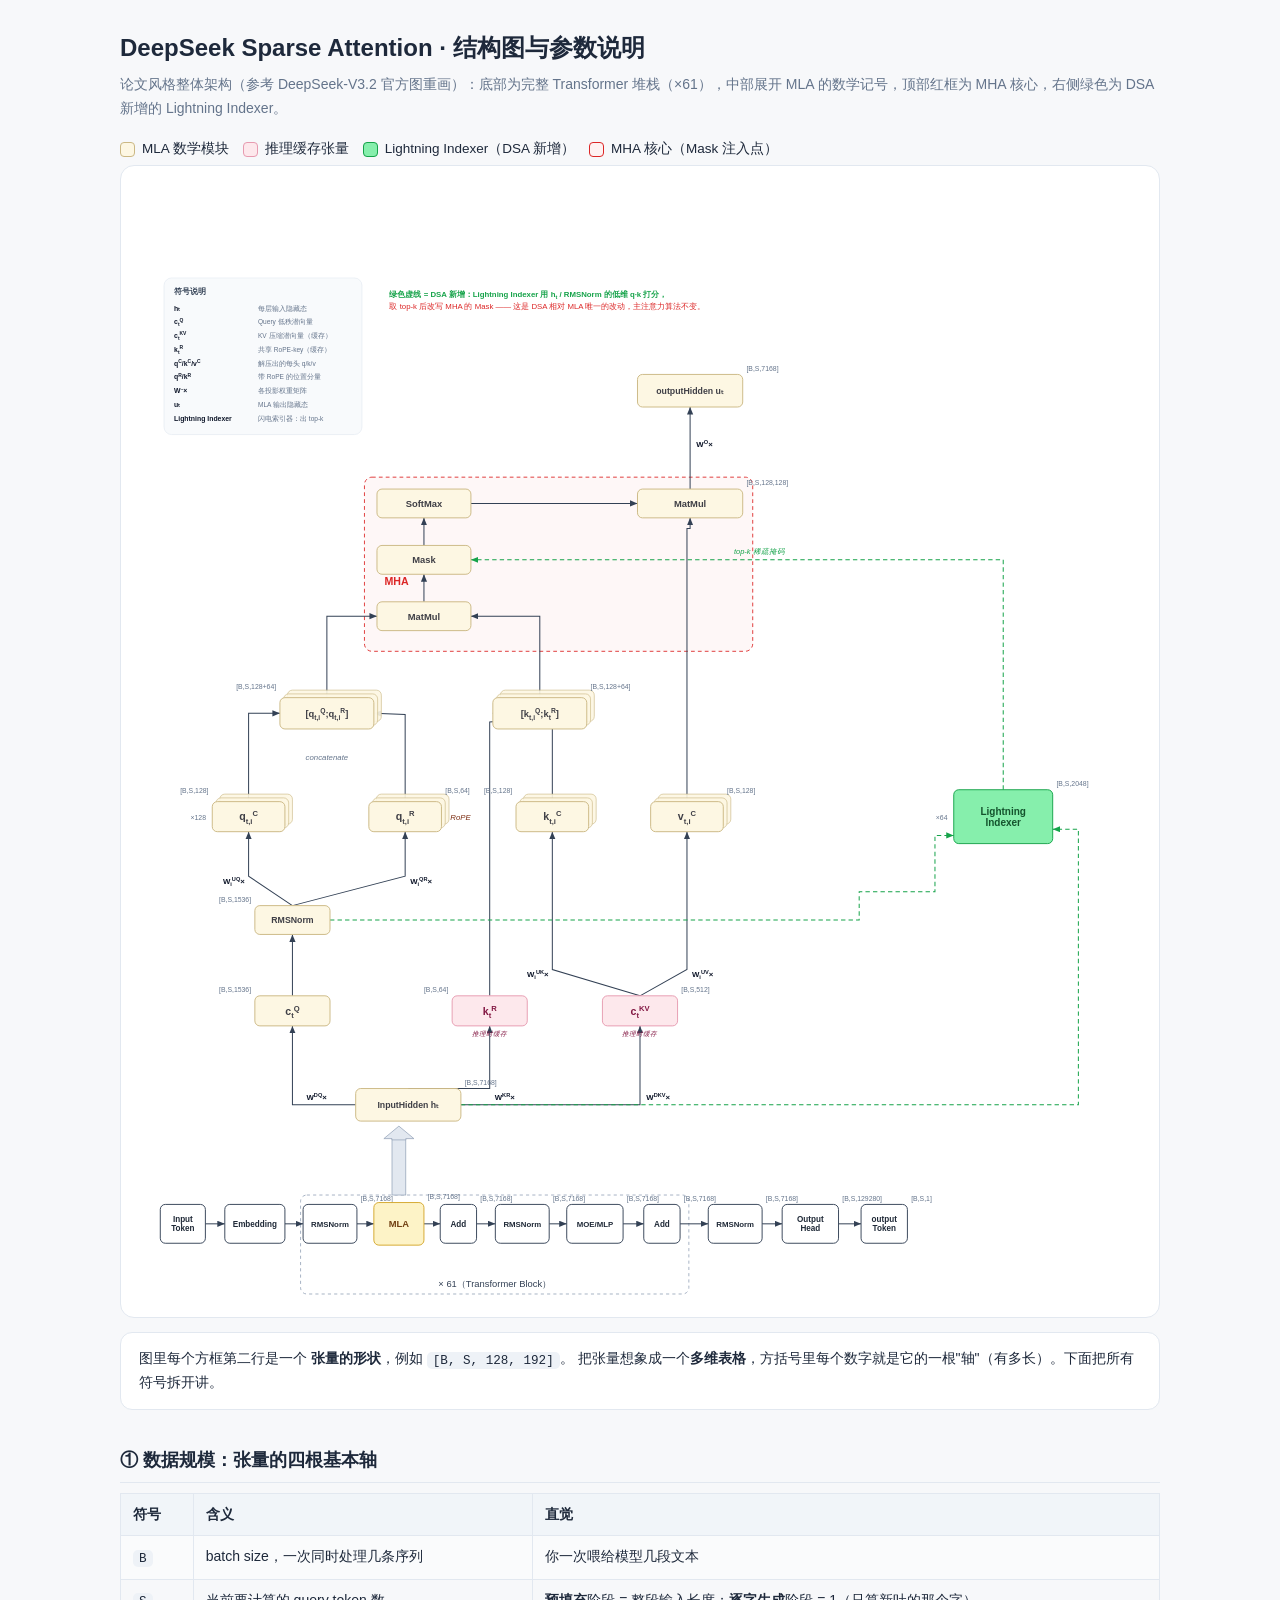
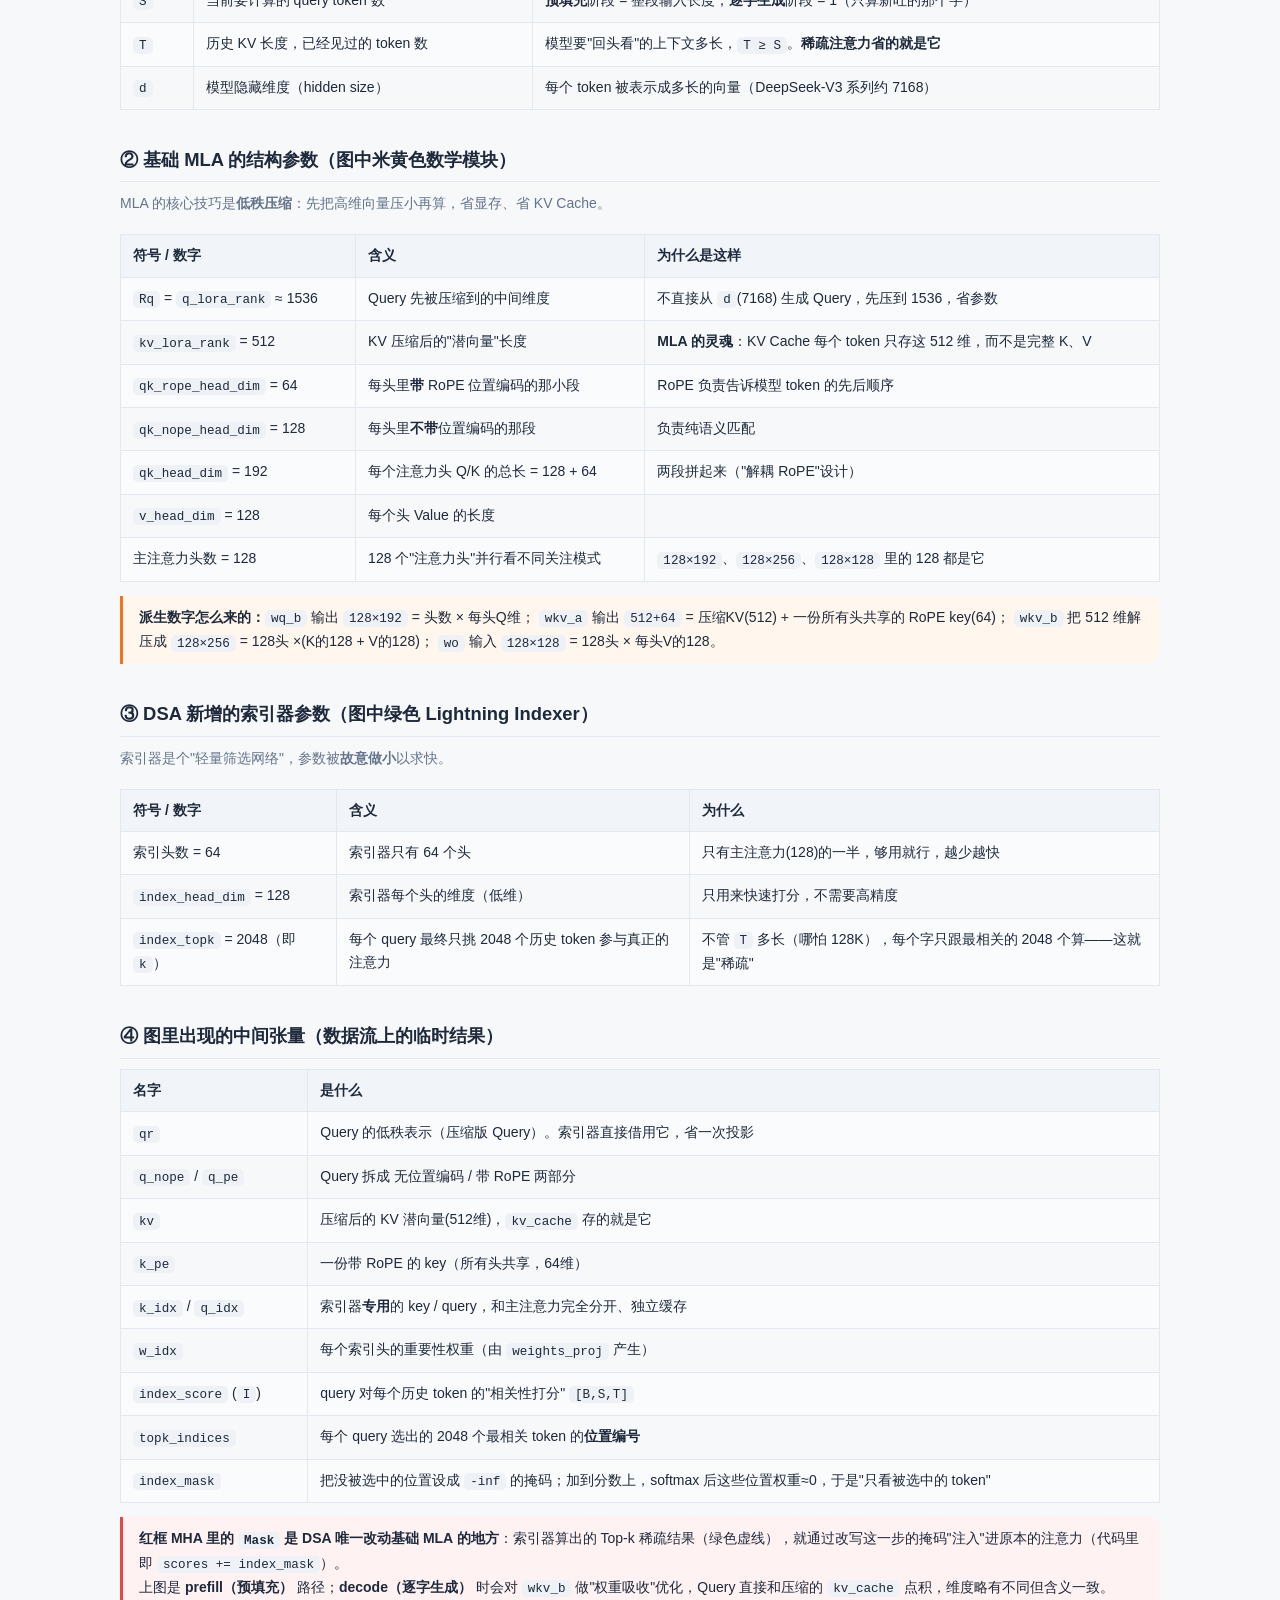
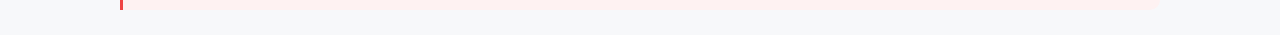
<file: modules/dsa/dsa_arch.html>
<!DOCTYPE html>
<html lang="zh-CN"><head><meta charset="UTF-8"/>
<meta name="viewport" content="width=device-width, initial-scale=1.0"/>
<title>DSA / MLA 结构图 + 参数说明</title>
<style>
  :root{--bg:#f7f8fa;--text:#1e293b;--muted:#64748b;--card:#fff;--border:#e2e8f0;
        --blue:#3b82f6;--blbg:#dbeafe;--orange:#f97316;--orbg:#ffedd5;--red:#ef4444;--rdbg:#fee2e2;}
  *{box-sizing:border-box}
  body{margin:0;background:var(--bg);color:var(--text);
       font-family:-apple-system,"PingFang SC","Microsoft YaHei","Segoe UI",Roboto,sans-serif;
       line-height:1.7;padding:28px}
  .wrap{max-width:1040px;margin:0 auto}
  h1{font-size:1.5rem;margin:0 0 4px}
  h2{font-size:1.15rem;margin:34px 0 10px;padding-bottom:6px;border-bottom:1px solid var(--border)}
  p.sub{color:var(--muted);margin:0 0 18px;font-size:14px}
  .card{background:var(--card);border:1px solid var(--border);border-radius:14px;padding:18px;overflow-x:auto;margin-bottom:8px}
  .card svg{max-width:100%;height:auto;display:block;margin:0 auto}
  .chips{display:flex;flex-wrap:wrap;gap:14px;margin:10px 0 4px;font-size:13.5px}
  .chip{display:inline-flex;align-items:center;gap:7px}
  .sw{width:15px;height:15px;border-radius:4px;border:1.5px solid}
  table{width:100%;border-collapse:collapse;margin:10px 0 6px;font-size:14px}
  th,td{border:1px solid var(--border);padding:9px 12px;text-align:left;vertical-align:top}
  th{background:#f1f5f9;font-weight:600}
  tr:nth-child(even) td{background:#fafbfc}
  code{background:#eef2f7;padding:1.5px 6px;border-radius:5px;font-family:"JetBrains Mono",Menlo,Consolas,monospace;font-size:.9em}
  .note{border-left:3px solid var(--orange);background:#fff7ed;border-radius:0 10px 10px 0;padding:10px 16px;margin:14px 0;font-size:14px}
  .note.red{border-color:var(--red);background:#fef2f2}
  .intro{background:var(--card);border:1px solid var(--border);border-radius:12px;padding:14px 18px;margin:14px 0;font-size:14px}
</style></head>
<body><div class="wrap">
<h1>DeepSeek Sparse Attention · 结构图与参数说明</h1>
<p class="sub">论文风格整体架构（参考 DeepSeek-V3.2 官方图重画）：底部为完整 Transformer 堆栈（×61），中部展开 MLA 的数学记号，顶部红框为 MHA 核心，右侧绿色为 DSA 新增的 Lightning Indexer。</p>
<div class="chips">
  <span class="chip"><span class="sw" style="background:#fdf7e3;border-color:#cbb884"></span>MLA 数学模块</span>
  <span class="chip"><span class="sw" style="background:#fde8ec;border-color:#e79bb0"></span>推理缓存张量</span>
  <span class="chip"><span class="sw" style="background:#86efac;border-color:#16a34a"></span>Lightning Indexer（DSA 新增）</span>
  <span class="chip"><span class="sw" style="background:#fef2f2;border-color:#dc2626"></span>MHA 核心（Mask 注入点）</span>
</div>
<div class="card">
<img src="dsa_arch.svg" alt="DeepSeek-V3.2 DSA 论文风格架构图" style="width:100%;height:auto;display:block;margin:0 auto"/>
</div>

<div class="intro">
图里每个方框第二行是一个 <b>张量的形状</b>，例如 <code>[B, S, 128, 192]</code>。
把张量想象成一个<b>多维表格</b>，方括号里每个数字就是它的一根"轴"（有多长）。下面把所有符号拆开讲。
</div>

<h2>① 数据规模：张量的四根基本轴</h2>
<table>
<tr><th>符号</th><th>含义</th><th>直觉</th></tr>
<tr><td><code>B</code></td><td>batch size，一次同时处理几条序列</td><td>你一次喂给模型几段文本</td></tr>
<tr><td><code>S</code></td><td>当前要计算的 query token 数</td><td><b>预填充</b>阶段 = 整段输入长度；<b>逐字生成</b>阶段 = 1（只算新吐的那个字）</td></tr>
<tr><td><code>T</code></td><td>历史 KV 长度，已经见过的 token 数</td><td>模型要"回头看"的上下文多长，<code>T ≥ S</code>。<b>稀疏注意力省的就是它</b></td></tr>
<tr><td><code>d</code></td><td>模型隐藏维度（hidden size）</td><td>每个 token 被表示成多长的向量（DeepSeek-V3 系列约 7168）</td></tr>
</table>

<h2>② 基础 MLA 的结构参数（图中米黄色数学模块）</h2>
<p class="sub">MLA 的核心技巧是<b>低秩压缩</b>：先把高维向量压小再算，省显存、省 KV Cache。</p>
<table>
<tr><th>符号 / 数字</th><th>含义</th><th>为什么是这样</th></tr>
<tr><td><code>Rq</code> = <code>q_lora_rank</code> ≈ 1536</td><td>Query 先被压缩到的中间维度</td><td>不直接从 <code>d</code>(7168) 生成 Query，先压到 1536，省参数</td></tr>
<tr><td><code>kv_lora_rank</code> = 512</td><td>KV 压缩后的"潜向量"长度</td><td><b>MLA 的灵魂</b>：KV Cache 每个 token 只存这 512 维，而不是完整 K、V</td></tr>
<tr><td><code>qk_rope_head_dim</code> = 64</td><td>每头里<b>带</b> RoPE 位置编码的那小段</td><td>RoPE 负责告诉模型 token 的先后顺序</td></tr>
<tr><td><code>qk_nope_head_dim</code> = 128</td><td>每头里<b>不带</b>位置编码的那段</td><td>负责纯语义匹配</td></tr>
<tr><td><code>qk_head_dim</code> = 192</td><td>每个注意力头 Q/K 的总长 = 128 + 64</td><td>两段拼起来（"解耦 RoPE"设计）</td></tr>
<tr><td><code>v_head_dim</code> = 128</td><td>每个头 Value 的长度</td><td></td></tr>
<tr><td>主注意力头数 = 128</td><td>128 个"注意力头"并行看不同关注模式</td><td><code>128×192</code>、<code>128×256</code>、<code>128×128</code> 里的 128 都是它</td></tr>
</table>
<div class="note">
<b>派生数字怎么来的：</b><code>wq_b</code> 输出 <code>128×192</code> = 头数 × 每头Q维；
<code>wkv_a</code> 输出 <code>512+64</code> = 压缩KV(512) + 一份所有头共享的 RoPE key(64)；
<code>wkv_b</code> 把 512 维解压成 <code>128×256</code> = 128头 ×(K的128 + V的128)；
<code>wo</code> 输入 <code>128×128</code> = 128头 × 每头V的128。
</div>

<h2>③ DSA 新增的索引器参数（图中绿色 Lightning Indexer）</h2>
<p class="sub">索引器是个"轻量筛选网络"，参数被<b>故意做小</b>以求快。</p>
<table>
<tr><th>符号 / 数字</th><th>含义</th><th>为什么</th></tr>
<tr><td>索引头数 = 64</td><td>索引器只有 64 个头</td><td>只有主注意力(128)的一半，够用就行，越少越快</td></tr>
<tr><td><code>index_head_dim</code> = 128</td><td>索引器每个头的维度（低维）</td><td>只用来快速打分，不需要高精度</td></tr>
<tr><td><code>index_topk</code> = 2048（即 <code>k</code>）</td><td>每个 query 最终只挑 2048 个历史 token 参与真正的注意力</td><td>不管 <code>T</code> 多长（哪怕 128K），每个字只跟最相关的 2048 个算——这就是"稀疏"</td></tr>
</table>

<h2>④ 图里出现的中间张量（数据流上的临时结果）</h2>
<table>
<tr><th>名字</th><th>是什么</th></tr>
<tr><td><code>qr</code></td><td>Query 的低秩表示（压缩版 Query）。索引器直接借用它，省一次投影</td></tr>
<tr><td><code>q_nope</code> / <code>q_pe</code></td><td>Query 拆成 无位置编码 / 带 RoPE 两部分</td></tr>
<tr><td><code>kv</code></td><td>压缩后的 KV 潜向量(512维)，<code>kv_cache</code> 存的就是它</td></tr>
<tr><td><code>k_pe</code></td><td>一份带 RoPE 的 key（所有头共享，64维）</td></tr>
<tr><td><code>k_idx</code> / <code>q_idx</code></td><td>索引器<b>专用</b>的 key / query，和主注意力完全分开、独立缓存</td></tr>
<tr><td><code>w_idx</code></td><td>每个索引头的重要性权重（由 <code>weights_proj</code> 产生）</td></tr>
<tr><td><code>index_score</code> (<code>I</code>)</td><td>query 对每个历史 token 的"相关性打分" <code>[B,S,T]</code></td></tr>
<tr><td><code>topk_indices</code></td><td>每个 query 选出的 2048 个最相关 token 的<b>位置编号</b></td></tr>
<tr><td><code>index_mask</code></td><td>把没被选中的位置设成 <code>-inf</code> 的掩码；加到分数上，softmax 后这些位置权重≈0，于是"只看被选中的 token"</td></tr>
</table>

<div class="note red">
<b>红框 MHA 里的 <code>Mask</code> 是 DSA 唯一改动基础 MLA 的地方</b>：索引器算出的 Top-k 稀疏结果（绿色虚线），就通过改写这一步的掩码"注入"进原本的注意力（代码里即 <code>scores += index_mask</code>）。<br>
上图是 <b>prefill（预填充）</b> 路径；<b>decode（逐字生成）</b> 时会对 <code>wkv_b</code> 做"权重吸收"优化，Query 直接和压缩的 <code>kv_cache</code> 点积，维度略有不同但含义一致。
</div>

</div></body></html>
</file>
